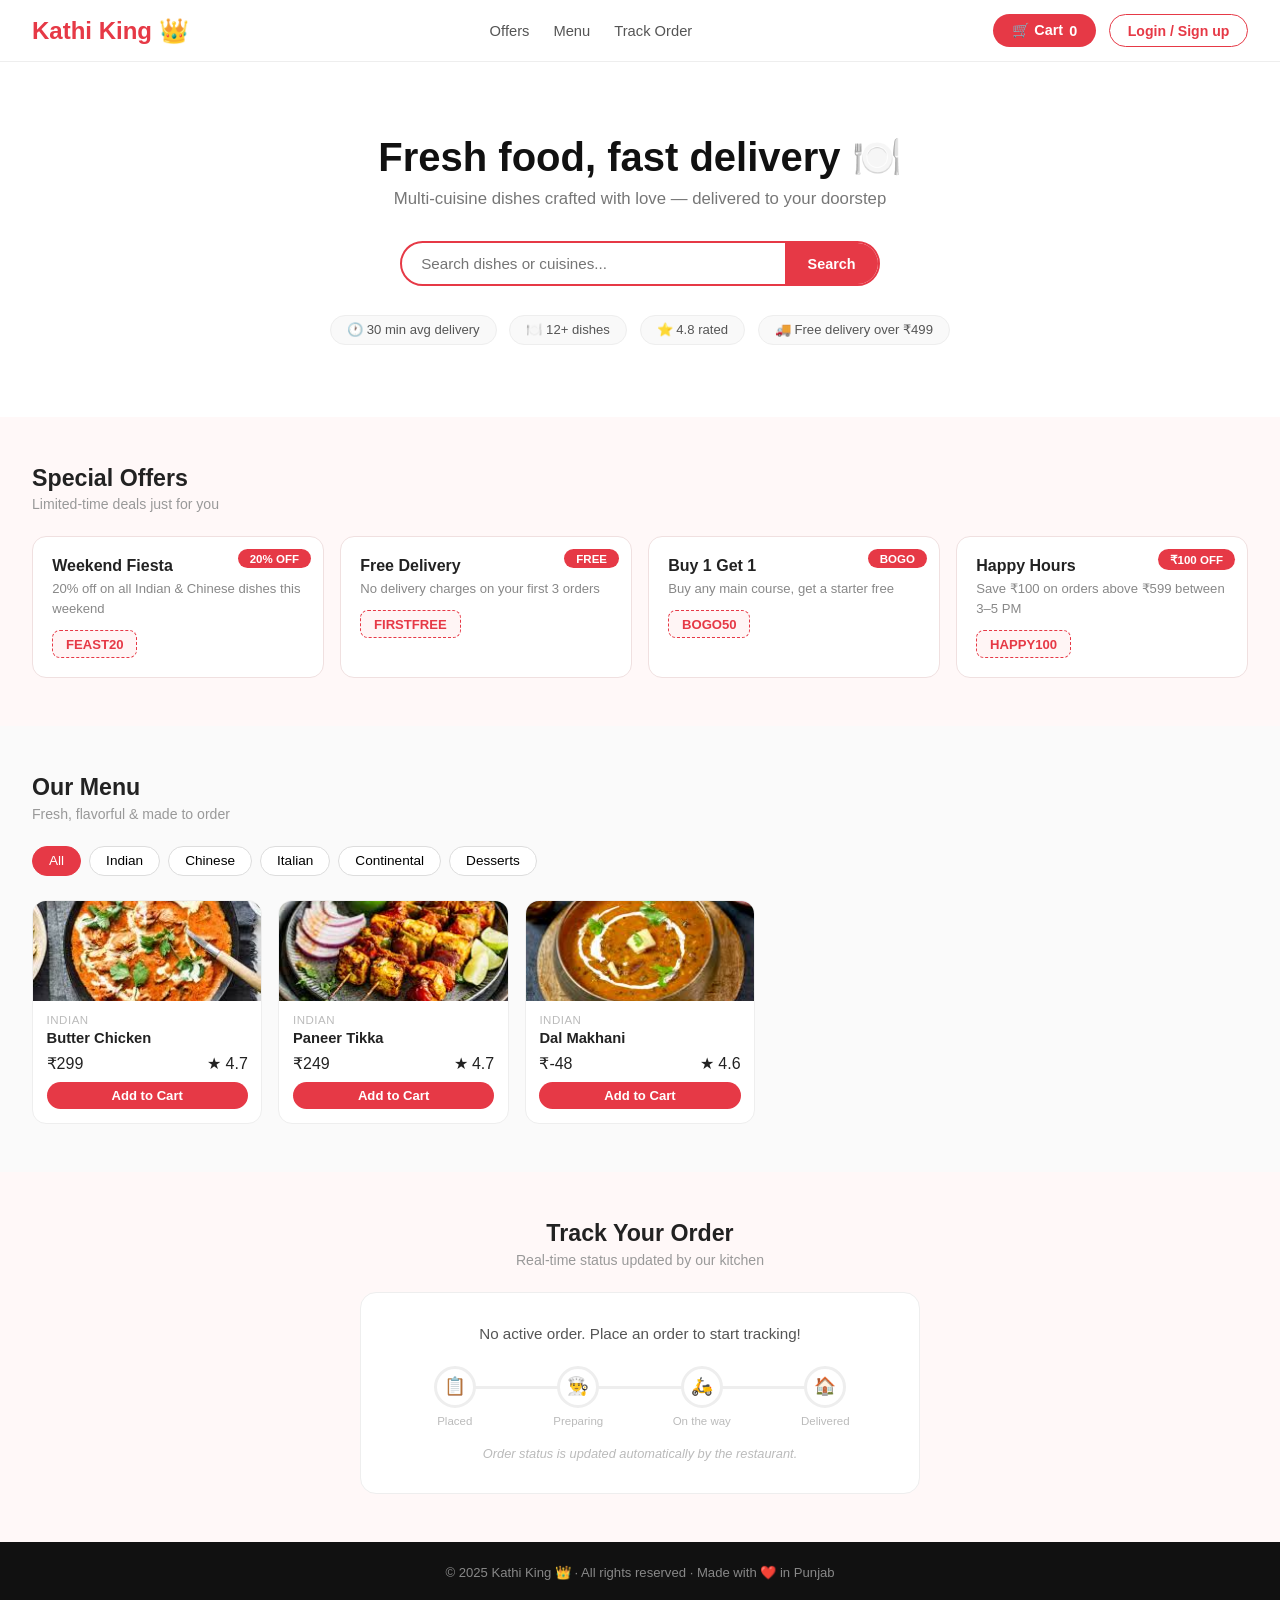
<file: index.html>
<!DOCTYPE html>
<html lang="en">
<head>
<meta charset="UTF-8"/>
<meta name="viewport" content="width=device-width,initial-scale=1"/>
<title>Kathi King</title>
<link rel="stylesheet" href="style.css">
</head>
<body>

<nav>
  <div class="logo">Kathi King 👑</div>
  <div class="nav-links">
    <a href="#offers">Offers</a>
    <a href="#menu">Menu</a>
    <a href="#track">Track Order</a>
  </div>
  <div class="nav-right">
    <button class="cart-btn" onclick="toggleCart()">🛒 Cart <span id="cart-count">0</span></button>
    <div id="nav-auth"><button class="login-btn" onclick="openAuth()">Login / Sign up</button></div>
  </div>
</nav>

<!-- Hero -->
<div class="hero">
  <h1>Fresh food, fast delivery 🍽️</h1>
  <p>Multi-cuisine dishes crafted with love — delivered to your doorstep</p>
  <div class="search-wrap">
    <div class="search-bar">
      <input id="s-input" type="text" placeholder="Search dishes or cuisines..." autocomplete="off"
        oninput="showSug(this.value)"
        onkeydown="if(event.key==='Enter'){doSearch();hideSug()}"
        onblur="setTimeout(hideSug,180)"/>
      <button onclick="doSearch();hideSug()">Search</button>
    </div>
    <div class="sug-box" id="sug-box"></div>
  </div>
  <div class="hero-badges">
    <span class="badge">🕐 30 min avg delivery</span>
    <span class="badge">🍽️ 12+ dishes</span>
    <span class="badge">⭐ 4.8 rated</span>
    <span class="badge">🚚 Free delivery over ₹499</span>
  </div>
</div>

<!-- Offers -->
<section id="offers">
  <h2>Special Offers</h2>
  <p class="sub">Limited-time deals just for you</p>
  <div class="offers-grid">
    <div class="offer-card"><div class="offer-tag">20% OFF</div><h3>Weekend Fiesta</h3><p>20% off on all Indian & Chinese dishes this weekend</p><span class="promo-code">FEAST20</span></div>
    <div class="offer-card"><div class="offer-tag">FREE</div><h3>Free Delivery</h3><p>No delivery charges on your first 3 orders</p><span class="promo-code">FIRSTFREE</span></div>
    <div class="offer-card"><div class="offer-tag">BOGO</div><h3>Buy 1 Get 1</h3><p>Buy any main course, get a starter free</p><span class="promo-code">BOGO50</span></div>
    <div class="offer-card"><div class="offer-tag">₹100 OFF</div><h3>Happy Hours</h3><p>Save ₹100 on orders above ₹599 between 3–5 PM</p><span class="promo-code">HAPPY100</span></div>
  </div>
</section>

<!-- Menu -->
<section id="menu">
  <h2>Our Menu</h2>
  <p class="sub">Fresh, flavorful & made to order</p>
  <div class="cat-tabs">
    <button class="cat-tab active" onclick="filterMenu('all',this)">All</button>
    <button class="cat-tab" onclick="filterMenu('indian',this)">Indian</button>
    <button class="cat-tab" onclick="filterMenu('chinese',this)">Chinese</button>
    <button class="cat-tab" onclick="filterMenu('italian',this)">Italian</button>
    <button class="cat-tab" onclick="filterMenu('continental',this)">Continental</button>
    <button class="cat-tab" onclick="filterMenu('dessert',this)">Desserts</button>
  </div>
  <div class="menu-grid" id="menu-grid"></div>
</section>

<!-- Track -->
<section id="track">
  <h2 style="text-align:center">Track Your Order</h2>
  <p class="sub" style="text-align:center">Real-time status updated by our kitchen</p>
  <div class="track-box">
    <p class="track-status" id="t-status">No active order. Place an order to start tracking!</p>
    <div class="steps">
      <div class="step"><div class="s-icon" id="si1">📋</div><div class="s-label" id="sl1">Placed</div></div>
      <div class="step"><div class="s-icon" id="si2">👨‍🍳</div><div class="s-label" id="sl2">Preparing</div></div>
      <div class="step"><div class="s-icon" id="si3">🛵</div><div class="s-label" id="sl3">On the way</div></div>
      <div class="step"><div class="s-icon" id="si4">🏠</div><div class="s-label" id="sl4">Delivered</div></div>
    </div>
    <p class="track-note">Order status is updated automatically by the restaurant.</p>
  </div>
</section>

<footer>© 2025 Kathi King 👑 · All rights reserved · Made with ❤️ in Punjab</footer>

<!-- General Overlay -->
<div class="overlay" id="overlay" onclick="closeAll()"></div>

<!-- Profile Sidebar -->
<div class="profile-sidebar" id="profile-sidebar">
  <div class="ps-head">
    <button class="ps-close" onclick="closeProfile()">✕</button>
    <div class="ps-avatar" id="ps-avatar">K</div>
    <div class="ps-name" id="ps-name">Guest</div>
    <div class="ps-email" id="ps-email"></div>
  </div>
  <div class="ps-body">
    <div class="ps-stats">
      <div class="stat-card"><div class="stat-val" id="stat-orders">0</div><div class="stat-label">Total Orders</div></div>
      <div class="stat-card"><div class="stat-val" id="stat-streak">0🔥</div><div class="stat-label">Day Streak</div></div>
    </div>
    <div class="streak-card">
      <div class="streak-title">📅 This week's order streak</div>
      <div class="streak-days" id="streak-days"></div>
    </div>
    <div class="ps-menu">
      <button class="ps-item" onclick="closeProfile()"><span>🍽️</span> My Orders</button>
      <button class="ps-item" onclick="closeProfile()"><span>📍</span> Saved Addresses</button>
      <button class="ps-item" onclick="closeProfile()"><span>🎁</span> Rewards & Points</button>
      <button class="ps-item" onclick="closeProfile()"><span>⚙️</span> Account Settings</button>
      <div class="ps-divider"></div>
      <button class="ps-item ps-signout" onclick="signOut()"><span>🚪</span> Sign Out</button>
    </div>
  </div>
</div>

<!-- Auth Modal -->
<div class="modal-wrap" id="auth-modal">
  <div class="modal">
    <button class="modal-close" onclick="closeAuth()">✕</button>
    <h2>Welcome to Kathi King 👑</h2>
    <p>Sign in to track orders & earn rewards</p>
    <div class="m-tabs">
      <div class="m-tab active" id="tab-login" onclick="switchTab('login')">Login</div>
      <div class="m-tab" id="tab-signup" onclick="switchTab('signup')">Sign Up</div>
    </div>
    <div id="form-login">
      <div class="m-field"><label>Email</label><input type="email" id="l-email" placeholder="you@example.com"/></div>
      <div class="m-field"><label>Password</label><input type="password" id="l-pass" placeholder="••••••••"/></div>
      <button class="m-btn" onclick="doLogin()">Login</button>
      <div class="m-switch">Don't have an account? <a onclick="switchTab('signup')">Sign up</a></div>
    </div>
    <div id="form-signup" style="display:none">
      <div class="m-field"><label>Full Name</label><input type="text" id="s-name" placeholder="Rahul Sharma"/></div>
      <div class="m-field"><label>Email</label><input type="email" id="s-email" placeholder="you@example.com"/></div>
      <div class="m-field"><label>Password</label><input type="password" id="s-pass" placeholder="••••••••"/></div>
      <button class="m-btn" onclick="doSignup()">Create Account</button>
      <div class="m-switch">Already have an account? <a onclick="switchTab('login')">Login</a></div>
    </div>
  </div>
</div>

<!-- Feedback Modal (appears after delivery) -->
<div class="fb-modal-wrap" id="fb-modal">
  <div class="fb-modal">
    <button class="fb-modal-close" onclick="closeFeedback()">✕</button>
    <h2>🎉 Order Delivered!</h2>
    <p>Hope you enjoyed your meal! Share your experience.</p>
    <div class="fb-field"><label>Your Name</label><input type="text" id="fb-name" placeholder="Rahul Sharma"/></div>
    <div class="fb-field"><label>Dish Ordered</label><input type="text" id="fb-dish" placeholder="e.g. Butter Chicken"/></div>
    <div class="fb-field">
      <label>Rate your experience</label>
      <div class="stars" id="stars">
        <span class="star" data-v="1">★</span><span class="star" data-v="2">★</span>
        <span class="star" data-v="3">★</span><span class="star" data-v="4">★</span>
        <span class="star" data-v="5">★</span>
      </div>
    </div>
    <div class="fb-field"><label>Comments</label><textarea id="fb-comment" placeholder="What did you love? How can we improve?"></textarea></div>
    <button class="fb-submit" onclick="submitFB()">Submit Feedback</button>
    <div class="fb-success" id="fb-success">Thank you! Your feedback means a lot 🙏</div>
  </div>
</div>

<!-- Cart Overlay -->
<div class="cart-overlay" id="cart-overlay" onclick="toggleCart()"></div>
<div class="cart-sidebar" id="cart-sidebar">
  <div class="cart-head">
    <h3>🛒 Your Cart</h3>
    <button class="close-btn" onclick="toggleCart()">✕</button>
  </div>
  <div id="cart-body"></div>
  <div id="cart-foot" style="display:none">
    <div class="promo-row">
      <input id="promo-in" type="text" placeholder="Enter promo code"/>
      <button onclick="applyPromo()">Apply</button>
    </div>
    <div class="cart-total" id="cart-total"></div>
    <button class="checkout-btn" onclick="checkout()">Proceed to Checkout →</button>
  </div>
</div>

<script src="script.js"></script>
<script src="https://checkout.razorpay.com/v1/checkout.js"></script>
</body>
</html>
</file>
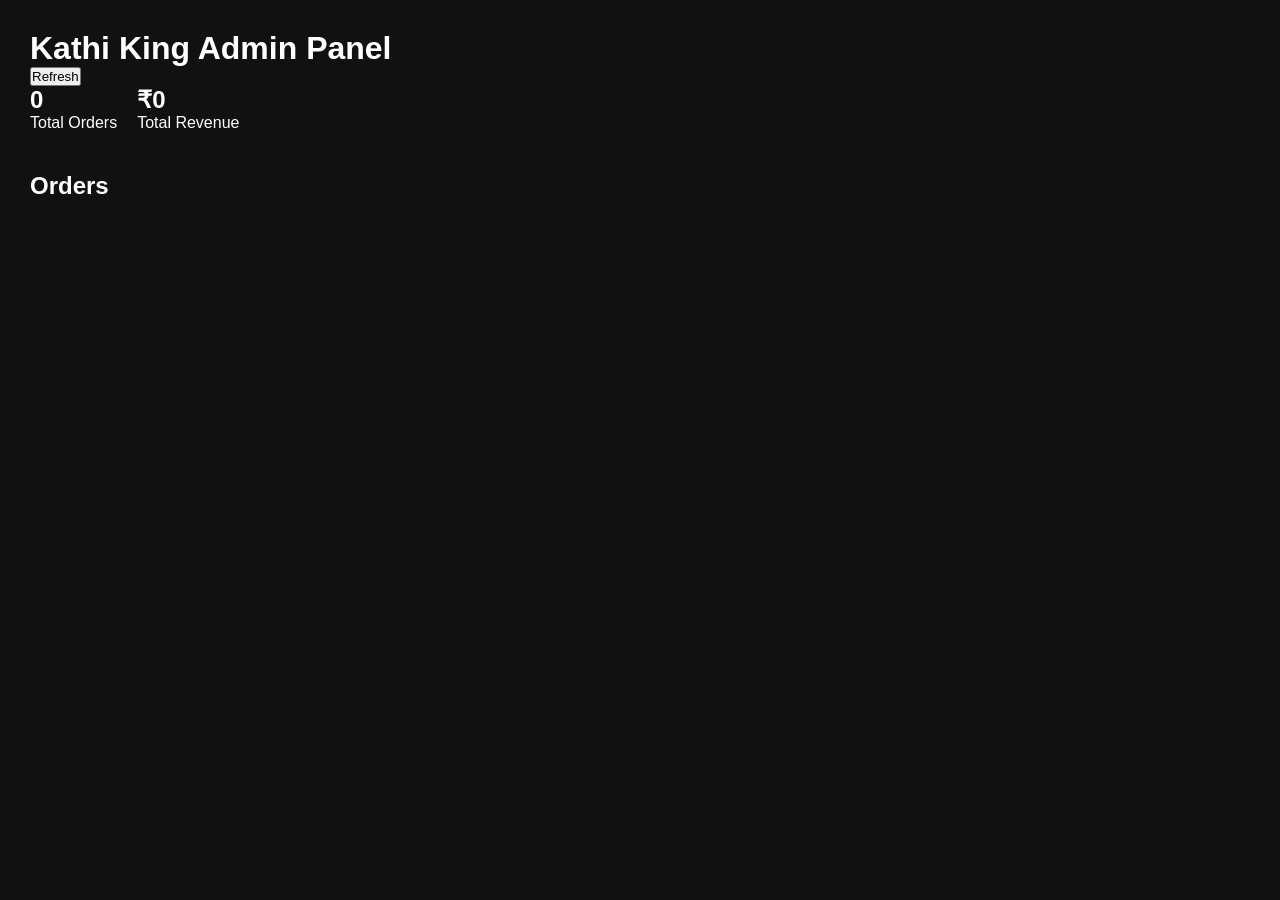
<file: admin/index.html>
<!DOCTYPE html>
<html lang="en">
<head>
  <meta charset="UTF-8" />
  <meta name="viewport" content="width=device-width, initial-scale=1.0"/>

  <title>Kathi King Admin</title>

  <link rel="stylesheet" href="./style.css">
</head>

<body>

  <h1>Kathi King Admin Panel</h1>

  <button onclick="loadOrders()">Refresh</button>

  <div class="stats">
    <div>
      <h2 id="total-orders">0</h2>
      <p>Total Orders</p>
    </div>

    <div>
      <h2 id="total-revenue">₹0</h2>
      <p>Total Revenue</p>
    </div>
  </div>

  <h2>Orders</h2>

  <div id="orders-container"></div>

  <script src="./script.js"></script>

</body>
</html>
</file>
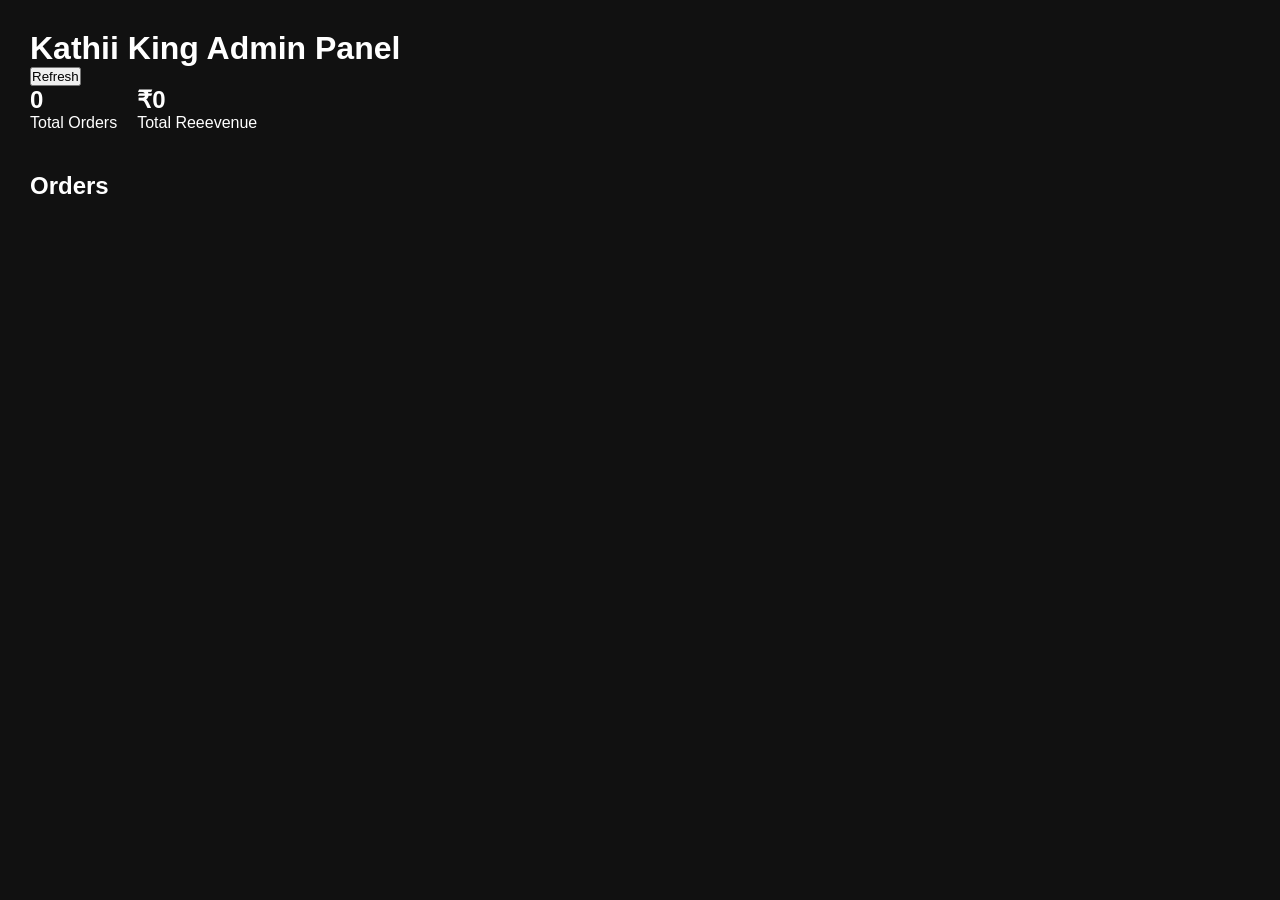
<file: admin.html>
<!DOCTYPE html>
<html lang="en">
<head>
  <meta charset="UTF-8" />
  <meta name="viewport" content="width=device-width, initial-scale=1.0"/>

  <title>Kathi King Admin</title>

  <link rel="stylesheet" href="admin.css">
</head>

<body>

  <h1>Kathii King Admin Panel</h1>

  <button onclick="loadOrders()">Refresh</button>

  <div class="stats">
    <div>
      <h2 id="total-orders">0</h2>
      <p>Total Orders</p>
    </div>

    <div>
      <h2 id="total-revenue">₹0</h2>
      <p>Total Reeevenue</p>
    </div>
  </div>

  <h2>Orders</h2>

  <div id="orders-container"></div>

  <script src="admin.js"></script>

</body>
</html>
</file>
<file: style.css>
*{box-sizing:border-box;margin:0;padding:0}
body{font-family:'Segoe UI',sans-serif;background:#fafafa;color:#222}
nav{background:#fff;border-bottom:1px solid #eee;padding:0 2rem;display:flex;align-items:center;justify-content:space-between;height:62px;position:sticky;top:0;z-index:100}
.logo{font-size:1.5rem;font-weight:700;color:#e63946}
.nav-links{display:flex;gap:1.5rem;font-size:.92rem}
.nav-links a{color:#555;text-decoration:none;transition:color .2s}
.nav-links a:hover{color:#e63946}
.nav-right{display:flex;align-items:center;gap:.8rem}
.cart-btn{background:#e63946;color:#fff;border:none;padding:.5rem 1.2rem;border-radius:24px;cursor:pointer;font-size:.9rem;display:flex;align-items:center;gap:6px;font-weight:600}
.profile-btn{width:38px;height:38px;border-radius:50%;background:#e63946;color:#fff;border:none;cursor:pointer;font-size:.95rem;font-weight:700}
.login-btn{border:1.5px solid #e63946;color:#e63946;background:#fff;border-radius:24px;padding:.45rem 1.1rem;cursor:pointer;font-size:.88rem;font-weight:600}
.overlay{display:none;position:fixed;inset:0;background:rgba(0,0,0,.4);z-index:200}
.overlay.open{display:block}

/* Profile Sidebar */


.profile-sidebar{position:fixed;top:0;right:-380px;width:300px;height:100%;background:#fff;z-index:300;transition:right .3s;box-shadow:-4px 0 24px rgba(0,0,0,.1);display:flex;flex-direction:column}
.profile-sidebar.open{right:0}
.ps-head{background:#e63946;padding:2rem 1.5rem;color:#fff;position:relative}
.ps-close{position:absolute;top:14px;right:14px;background:none;border:none;color:#fff;font-size:1.3rem;cursor:pointer}
.ps-avatar{width:64px;height:64px;border-radius:50%;background:rgba(255,255,255,.25);display:flex;align-items:center;justify-content:center;font-size:1.6rem;font-weight:700;margin-bottom:.8rem;border:3px solid rgba(255,255,255,.5)}
.ps-name{font-size:1.1rem;font-weight:700}
.ps-email{font-size:.8rem;opacity:.8;margin-top:.2rem}
.ps-body{flex:1;padding:1.2rem;overflow-y:auto}
.ps-stats{display:grid;grid-template-columns:1fr 1fr;gap:.8rem;margin-bottom:1.2rem}
.stat-card{background:#fff8f8;border:1px solid #f0e0e0;border-radius:12px;padding:.9rem;text-align:center}
.stat-val{font-size:1.5rem;font-weight:700;color:#e63946}
.stat-label{font-size:.72rem;color:#aaa;margin-top:.2rem}
.streak-card{background:#fff8f8;border:1px solid #f0e0e0;border-radius:12px;padding:1rem;margin-bottom:1.2rem}
.streak-title{font-size:.82rem;font-weight:600;color:#555;margin-bottom:.6rem}
.streak-days{display:flex;gap:.4rem;justify-content:center}
.s-day{width:32px;height:32px;border-radius:8px;background:#eee;display:flex;align-items:center;justify-content:center;font-size:.7rem;color:#aaa;font-weight:600}
.s-day.active{background:#e63946;color:#fff}
.s-day.today{background:#ff6b6b;color:#fff;outline:2px solid #e63946}
.ps-menu{display:flex;flex-direction:column;gap:.3rem}
.ps-item{display:flex;align-items:center;gap:.9rem;padding:.75rem 1rem;border-radius:10px;cursor:pointer;font-size:.9rem;color:#444;transition:background .2s;border:none;background:none;width:100%;text-align:left}
.ps-item:hover{background:#fff5f5;color:#e63946}
.ps-divider{height:1px;background:#f0f0f0;margin:.4rem 0}
.ps-signout{color:#e63946;font-weight:600}

/* Auth Modal */

.modal-wrap{display:none;position:fixed;inset:0;background:rgba(0,0,0,.5);z-index:400;align-items:center;justify-content:center}
.modal-wrap.open{display:flex}
.modal{background:#fff;border-radius:20px;width:100%;max-width:400px;padding:2rem;position:relative;margin:1rem}
.modal-close{position:absolute;top:14px;right:16px;background:none;border:none;font-size:1.3rem;cursor:pointer;color:#aaa}
.modal h2{font-size:1.3rem;font-weight:700;margin-bottom:.3rem}
.modal p{font-size:.85rem;color:#aaa;margin-bottom:1.4rem}
.m-tabs{display:flex;border-bottom:2px solid #f0f0f0;margin-bottom:1.4rem}
.m-tab{flex:1;padding:.6rem;text-align:center;cursor:pointer;font-size:.9rem;font-weight:600;color:#aaa;border-bottom:2px solid transparent;margin-bottom:-2px;transition:all .2s}
.m-tab.active{color:#e63946;border-bottom-color:#e63946}
.m-field{margin-bottom:1rem}
.m-field label{display:block;font-size:.8rem;color:#999;margin-bottom:.35rem}
.m-field input{width:100%;border:1.5px solid #eee;border-radius:10px;padding:.65rem 1rem;font-size:.92rem;outline:none;transition:border .2s}
.m-field input:focus{border-color:#e63946}
.m-btn{width:100%;background:#e63946;color:#fff;border:none;border-radius:30px;padding:.8rem;font-size:.97rem;font-weight:700;cursor:pointer;margin-top:.4rem}
.m-switch{text-align:center;font-size:.83rem;color:#aaa;margin-top:1rem}
.m-switch a{color:#e63946;cursor:pointer;font-weight:600}

/* Hero */

.hero{text-align:center;padding:4.5rem 2rem;background:#fff}
.hero h1{font-size:2.5rem;font-weight:700;color:#111;margin-bottom:.5rem}
.hero p{color:#777;font-size:1.05rem;margin-bottom:2rem}
.search-wrap{position:relative;max-width:480px;margin:0 auto 1.8rem}
.search-bar{display:flex;border:2px solid #e63946;border-radius:32px;overflow:hidden;background:#fff}
.search-bar input{flex:1;border:none;padding:.75rem 1.2rem;font-size:.95rem;outline:none;background:transparent}
.search-bar button{background:#e63946;color:#fff;border:none;padding:.75rem 1.4rem;cursor:pointer;font-size:.9rem;font-weight:600}
.sug-box{display:none;position:absolute;top:calc(100% + 4px);left:0;right:0;background:#fff;border:1px solid #eee;border-radius:14px;overflow:hidden;z-index:99;box-shadow:0 8px 24px rgba(0,0,0,.1)}
.sug-item{display:flex;align-items:center;gap:12px;padding:.65rem 1rem;cursor:pointer;transition:background .15s}
.sug-item:hover{background:#fff5f5}
.sug-name{font-size:.9rem;font-weight:500}
.sug-cat{font-size:.75rem;color:#aaa}
.sug-price{margin-left:auto;font-size:.85rem;color:#e63946;font-weight:600}
.hero-badges{display:flex;justify-content:center;gap:.8rem;flex-wrap:wrap}
.badge{background:#f9f9f9;border:1px solid #eee;border-radius:20px;padding:.4rem 1rem;font-size:.82rem;color:#555}
section{padding:3rem 2rem}
section h2{font-size:1.45rem;font-weight:700;margin-bottom:.3rem}
.sub{color:#999;font-size:.88rem;margin-bottom:1.5rem}
#offers{background:#fff8f8}
.offers-grid{display:grid;grid-template-columns:repeat(auto-fit,minmax(210px,1fr));gap:1rem}
.offer-card{background:#fff;border:1px solid #f0e0e0;border-radius:14px;padding:1.2rem;position:relative}
.offer-tag{position:absolute;top:12px;right:12px;background:#e63946;color:#fff;border-radius:20px;padding:.2rem .75rem;font-size:.72rem;font-weight:700}
.offer-card h3{font-size:1rem;font-weight:600;margin-bottom:.3rem}
.offer-card p{font-size:.82rem;color:#888;line-height:1.5}
.promo-code{display:inline-block;margin-top:.7rem;background:#fff5f5;border:1px dashed #e63946;border-radius:8px;padding:.35rem .8rem;font-size:.82rem;color:#e63946;font-weight:700}

/* Menu */

.cat-tabs{display:flex;gap:.5rem;flex-wrap:wrap;margin-bottom:1.5rem}
.cat-tab{padding:.4rem 1rem;border-radius:20px;border:1.5px solid #ddd;background:#fff;cursor:pointer;font-size:.85rem;transition:all .2s;font-weight:500}
.cat-tab.active{background:#e63946;color:#fff;border-color:#e63946}
.menu-grid{display:grid;grid-template-columns:repeat(auto-fill,minmax(190px,1fr));gap:1rem}
.menu-card{background:#fff;border:1px solid #eee;border-radius:14px;overflow:hidden;transition:transform .2s,box-shadow .2s,background .4s,border-color .4s}
.menu-card:hover{transform:translateY(-4px);box-shadow:0 8px 20px rgba(0,0,0,.07)}
.menu-card.added{background:#f0fff4;border-color:#52b788}
.menu-img{height:100px;width:100%;display:flex;align-items:center;justify-content:center;font-size:3rem;background:#fff8f8;transition:background .4s;object-fit:cover}
.menu-img img{width:100%;height:100%;object-fit:cover;display:block}
.menu-card.added .menu-img{background:#dcf5e7}
.menu-body{padding:.85rem}
.menu-cat{font-size:.72rem;color:#bbb;text-transform:uppercase;letter-spacing:.5px;margin-bottom:.2rem}
.menu-name{font-size:.92rem;font-weight:600;margin-bottom:.5rem}
.menu-foot{display:flex;justify-content:space-between;align-items:center}
.menu-price{font-weight:700;color:#e63946}
.menu-rating{font-size:.75rem;color:#f4a261}
.add-btn{margin-top:.6rem;width:100%;background:#e63946;color:#fff;border:none;border-radius:20px;padding:.38rem 0;cursor:pointer;font-size:.82rem;font-weight:600;transition:background .3s}
.menu-card.added .add-btn{background:#52b788}

/* Cart */

.cart-overlay{display:none;position:fixed;inset:0;background:rgba(0,0,0,.4);z-index:200}
.cart-overlay.open{display:block}
.cart-sidebar{position:fixed;top:0;right:-380px;width:340px;height:100%;background:#fff;z-index:300;padding:1.5rem;overflow-y:auto;transition:right .3s ease;box-shadow:-4px 0 24px rgba(0,0,0,.1)}
.cart-sidebar.open{right:0}
.cart-head{display:flex;justify-content:space-between;align-items:center;margin-bottom:1.2rem}
.cart-head h3{font-size:1.1rem;font-weight:700}
.close-btn{background:none;border:none;font-size:1.4rem;cursor:pointer;color:#aaa}
.c-item{display:flex;justify-content:space-between;align-items:center;padding:.75rem 0;border-bottom:1px solid #f5f5f5}
.c-name{font-size:.88rem;font-weight:500}
.c-price{font-size:.85rem;color:#e63946;font-weight:700}
.qty-row{display:flex;align-items:center;gap:8px;margin-top:.3rem}
.q-btn{background:#f5f5f5;border:none;width:26px;height:26px;border-radius:50%;cursor:pointer;font-size:1rem;font-weight:700}
.q-num{font-size:.85rem;font-weight:600;min-width:18px;text-align:center}
.promo-row{display:flex;gap:.5rem;margin:1rem 0}
.promo-row input{flex:1;border:1px solid #ddd;border-radius:8px;padding:.5rem .8rem;font-size:.84rem;outline:none}
.promo-row button{background:#e63946;color:#fff;border:none;border-radius:8px;padding:.5rem 1rem;cursor:pointer;font-size:.84rem}
.cart-total .row{display:flex;justify-content:space-between;font-size:.86rem;margin-bottom:.4rem}
.cart-total .row.grand{font-weight:700;font-size:.98rem;border-top:1.5px solid #eee;padding-top:.6rem;margin-top:.4rem}
.checkout-btn{width:100%;background:#e63946;color:#fff;border:none;border-radius:30px;padding:.85rem;font-size:.97rem;font-weight:700;cursor:pointer;margin-top:.8rem}
.empty-msg{text-align:center;color:#ccc;margin-top:2rem;font-size:.9rem}

/* Tracking */

#track{background:#fff8f8}
.track-box{background:#fff;border:1px solid #eee;border-radius:16px;padding:2rem;max-width:560px;margin:0 auto;text-align:center}
.track-status{font-size:.95rem;color:#555;margin-bottom:1.5rem;font-weight:500}
.track-note{font-size:.8rem;color:#bbb;margin-top:1rem;font-style:italic}
.steps{display:flex;justify-content:space-between;position:relative;margin-bottom:1.2rem}
.steps::before{content:'';position:absolute;top:20px;left:12%;width:76%;height:3px;background:#eee;z-index:0}
.step{display:flex;flex-direction:column;align-items:center;gap:.45rem;flex:1;z-index:1}
.s-icon{width:42px;height:42px;border-radius:50%;border:3px solid #eee;display:flex;align-items:center;justify-content:center;font-size:1.1rem;background:#fff;transition:all .35s}
.s-icon.done{background:#e63946;border-color:#e63946;color:#fff}
.s-icon.active{background:#fff5f5;border-color:#e63946}
.s-label{font-size:.72rem;color:#bbb}
.s-label.done,.s-label.active{color:#e63946;font-weight:600}

/* Feedback Modal */

.fb-modal-wrap{display:none;position:fixed;inset:0;background:rgba(0,0,0,.5);z-index:400;align-items:center;justify-content:center}
.fb-modal-wrap.open{display:flex}
.fb-modal{background:#fff;border-radius:20px;width:100%;max-width:420px;padding:2rem;position:relative;margin:1rem}
.fb-modal-close{position:absolute;top:14px;right:16px;background:none;border:none;font-size:1.3rem;cursor:pointer;color:#aaa}
.fb-modal h2{font-size:1.2rem;font-weight:700;margin-bottom:.3rem}
.fb-modal p{font-size:.84rem;color:#aaa;margin-bottom:1.2rem}
.fb-field{margin-bottom:1rem}
.fb-field label{display:block;font-size:.8rem;color:#999;margin-bottom:.35rem}
.fb-field input,.fb-field textarea{width:100%;border:1.5px solid #eee;border-radius:10px;padding:.65rem 1rem;font-size:.9rem;outline:none;transition:border .2s;font-family:inherit}
.fb-field input:focus,.fb-field textarea:focus{border-color:#e63946}
.fb-field textarea{resize:vertical;min-height:80px}
.stars{display:flex;gap:.3rem;margin:.5rem 0 1rem;cursor:pointer}
.star{font-size:1.9rem;color:#ddd;transition:color .15s;line-height:1}
.star.lit{color:#f4a261}
.fb-submit{width:100%;background:#e63946;color:#fff;border:none;border-radius:30px;padding:.8rem;font-size:.95rem;font-weight:700;cursor:pointer}
.fb-success{display:none;text-align:center;color:#2a9d8f;font-weight:600;margin-top:1rem;font-size:.9rem}
footer{background:#111;color:#888;text-align:center;padding:1.4rem;font-size:.82rem}
.profile-wrapper{
  position:relative;
}

.profile-btn{
  width:45px;
  height:45px;
  border:none;
  border-radius:50%;
  background:#ff7a00;
  color:white;
  font-weight:bold;
  cursor:pointer;
  font-size:1rem;
}

.profile-menu{
  position:absolute;
  top:60px;
  right:0;
  width:220px;
  background:#111;
  border:1px solid #333;
  border-radius:14px;
  padding:15px;
  display:none;
  z-index:999;
}

.profile-menu.show{
  display:block;
}

.pm-name{
  font-weight:bold;
  color:white;
  margin-bottom:6px;
}

.pm-email{
  color:#aaa;
  font-size:.9rem;
  margin-bottom:15px;
  word-break:break-word;
}

.logout-btn{
  width:100%;
  padding:10px;
  border:none;
  border-radius:10px;
  background:#ff3b30;
  color:white;
  cursor:pointer;
  font-weight:bold;
}

.logout-btn:hover{
  opacity:.9;
}
.add-btn{

  transition: all 0.3s ease;

}

.add-btn.added{

  background:#22c55e !important;

  color:white;

  transform:scale(1.05);

}
</file>
<file: admin/style.css>
*{
  margin:0;
  padding:0;
  box-sizing:border-box;
  font-family:Arial;
}

body{
  background:#111;
  color:white;
  padding:30px;
}

.topbar{
  display:flex;
  justify-content:space-between;
  align-items:center;
  margin-bottom:30px;
}

.topbar button{
  background:#ff3b3b;
  border:none;
  color:white;
  padding:12px 20px;
  border-radius:10px;
  cursor:pointer;
}

.stats{
  display:flex;
  gap:20px;
  margin-bottom:40px;
}

.card{
  background:#1d1d1d;
  padding:25px;
  border-radius:20px;
  flex:1;
}

.card h2{
  font-size:35px;
  margin-bottom:10px;
}

.orders-section h2{
  margin-bottom:20px;
}

.order-card{
  background:#1d1d1d;
  padding:20px;
  border-radius:20px;
  margin-bottom:20px;
}

.order-top{
  display:flex;
  justify-content:space-between;
  margin-bottom:15px;
}

.items{
  margin-top:10px;
}

.item{
  background:#2b2b2b;
  padding:10px;
  border-radius:10px;
  margin-top:10px;
}

.actions{
  margin-top:20px;
  display:flex;
  gap:10px;
}

.actions button{
  border:none;
  padding:10px 15px;
  border-radius:10px;
  cursor:pointer;
}

.delete-btn{
  background:#ff3b3b;
  color:white;
}

.status-btn{
  background:#2ecc71;
  color:white;
}
</file>
<file: admin.css>
*{
  margin:0;
  padding:0;
  box-sizing:border-box;
  font-family:Arial;
}

body{
  background:#111;
  color:white;
  padding:30px;
}

.topbar{
  display:flex;
  justify-content:space-between;
  align-items:center;
  margin-bottom:30px;
}

.topbar button{
  background:#ff3b3b;
  border:none;
  color:white;
  padding:12px 20px;
  border-radius:10px;
  cursor:pointer;
}

.stats{
  display:flex;
  gap:20px;
  margin-bottom:40px;
}

.card{
  background:#1d1d1d;
  padding:25px;
  border-radius:20px;
  flex:1;
}

.card h2{
  font-size:35px;
  margin-bottom:10px;
}

.orders-section h2{
  margin-bottom:20px;
}

.order-card{
  background:#1d1d1d;
  padding:20px;
  border-radius:20px;
  margin-bottom:20px;
}

.order-top{
  display:flex;
  justify-content:space-between;
  margin-bottom:15px;
}

.items{
  margin-top:10px;
}

.item{
  background:#2b2b2b;
  padding:10px;
  border-radius:10px;
  margin-top:10px;
}

.actions{
  margin-top:20px;
  display:flex;
  gap:10px;
}

.actions button{
  border:none;
  padding:10px 15px;
  border-radius:10px;
  cursor:pointer;
}

.delete-btn{
  background:#ff3b3b;
  color:white;
}

.status-btn{
  background:#2ecc71;
  color:white;
}
</file>
